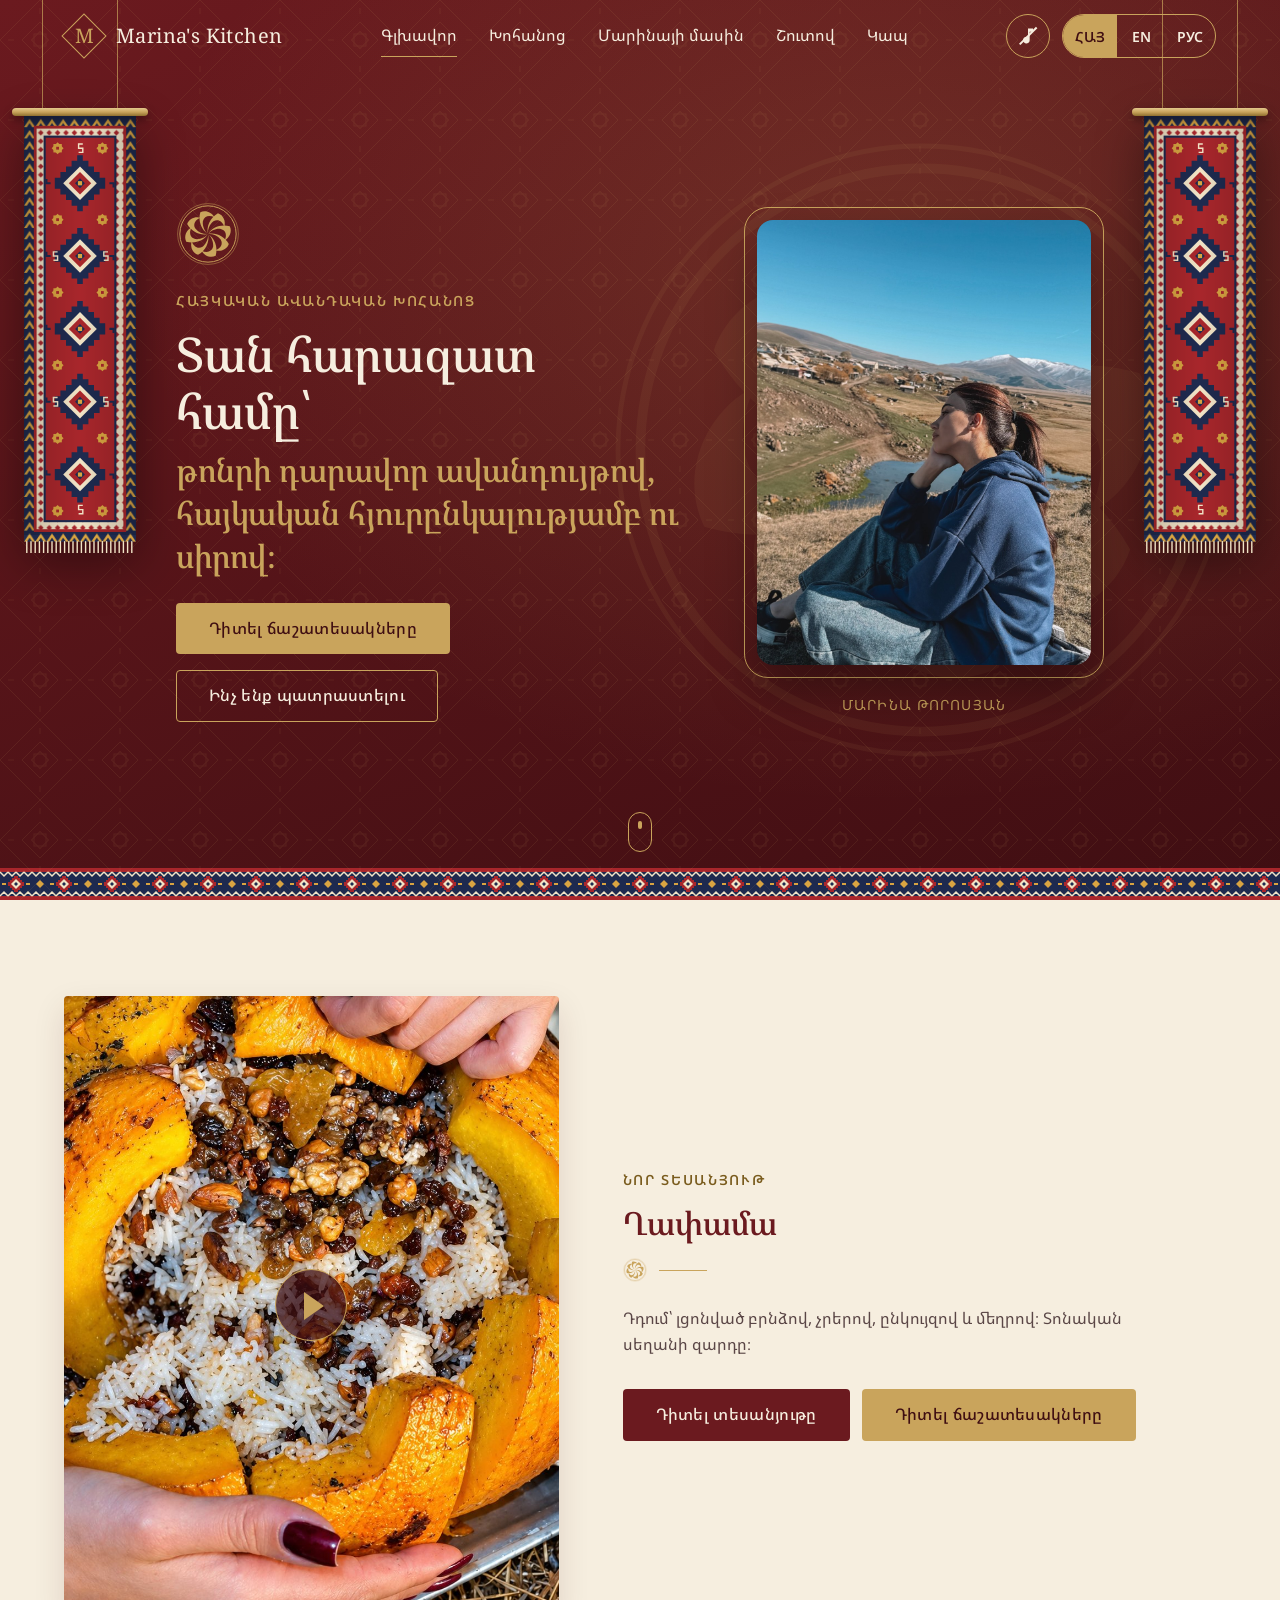
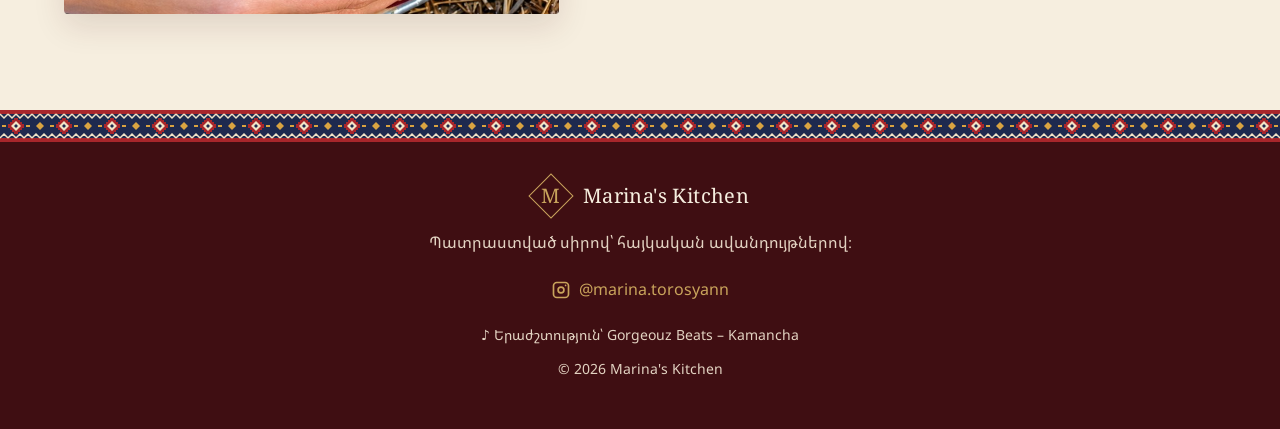
<file: index.html>
<!DOCTYPE html>
<html lang="hy">
<head>
  <meta charset="UTF-8">
  <meta name="viewport" content="width=device-width, initial-scale=1">
  <title>Marina's Kitchen — Հայկական ավանդական խոհանոց</title>
  <meta name="description" content="Մարինայի ավանդական հայկական ուտեստները՝ թոնրի կրակի վրա, Շիրակի բնության գրկում։ Տեսանյութեր և բաղադրատոմսեր։">
  <link rel="canonical" href="https://marinaskitchen.am/">
  <meta property="og:type" content="website">
  <meta property="og:site_name" content="Marina's Kitchen">
  <meta property="og:title" content="Marina's Kitchen — Հայկական ավանդական խոհանոց">
  <meta property="og:description" content="Մարինայի ավանդական հայկական ուտեստները՝ թոնրի կրակի վրա, Շիրակի բնության գրկում։ Տեսանյութեր և բաղադրատոմսեր։">
  <meta property="og:url" content="https://marinaskitchen.am/">
  <meta property="og:image" content="https://marinaskitchen.am/images/og-image.jpg">
  <meta property="og:image:width" content="1200">
  <meta property="og:image:height" content="630">
  <meta property="og:image:alt" content="Marina's Kitchen — Հայկական ավանդական խոհանոց">
  <meta property="og:locale" content="hy_AM">
  <meta name="twitter:card" content="summary_large_image">
  <link rel="icon" href="images/favicon.svg" type="image/svg+xml">
  <link rel="icon" href="images/favicon.png" type="image/png" sizes="48x48">
  <link rel="apple-touch-icon" href="images/apple-touch-icon.png">
  <link rel="preconnect" href="https://fonts.googleapis.com">
  <link rel="preconnect" href="https://fonts.gstatic.com" crossorigin>
  <link href="https://fonts.googleapis.com/css2?family=Noto+Sans+Armenian:wght@400;500;600&family=Noto+Serif+Armenian:wght@400;500;600&family=Noto+Sans:wght@400;500;600&family=Noto+Serif:wght@400;500;600&display=swap" rel="stylesheet">
  <link rel="stylesheet" href="styles.css?v=26">
</head>
<body data-page="home">

  <!-- Header -->
  <header class="header" id="header">
    <div class="container header__inner">
      <a href="index.html" class="logo" aria-label="Marina's Kitchen">
        <span class="logo__mark" aria-hidden="true">M</span>
        <span class="logo__text">Marina's Kitchen</span>
      </a>

      <nav class="nav" id="nav" aria-label="Main">
        <a href="index.html" class="nav__link" data-i18n="nav.home">Գլխավոր</a>
        <a href="cuisine.html" class="nav__link" data-i18n="nav.cuisine">Խոհանոց</a>
        <a href="about.html" class="nav__link" data-i18n="nav.about">Մարինայի մասին</a>
        <a href="upcoming.html" class="nav__link" data-i18n="nav.upcoming">Շուտով</a>
        <a href="contact.html" class="nav__link" data-i18n="nav.contact">Կապ</a>
      </nav>

      <div class="header__actions">
        <button class="music" id="musicBtn" type="button" aria-pressed="false" aria-label="Music">
          <svg class="music__icon" viewBox="0 0 24 24" aria-hidden="true"><path d="M12 3v10.55A4 4 0 1 0 14 17V7h4V3z"/></svg>
        </button>
        <div class="lang" role="group" aria-label="Language">
          <button class="lang__btn is-active" data-lang="hy" type="button">ՀԱՅ</button>
          <button class="lang__btn" data-lang="en" type="button">EN</button>
          <button class="lang__btn" data-lang="ru" type="button">РУС</button>
        </div>
        <button class="burger" id="burger" type="button" aria-label="Menu" aria-expanded="false" aria-controls="nav">
          <span></span><span></span><span></span>
        </button>
      </div>
    </div>
  </header>

  <main>
    <!-- Hero -->
    <section class="hero" id="home">
      <div class="hero__pattern" aria-hidden="true"></div>
      <div class="hanger hanger--left" aria-hidden="true"><div class="hanger__rug"></div></div>
      <div class="hanger hanger--right" aria-hidden="true"><div class="hanger__rug"></div></div>
      <div class="container hero__inner">
        <div class="hero__content">
          <div class="hero__emblem hero__anim" aria-hidden="true"></div>
          <p class="eyebrow eyebrow--light hero__anim" data-c="hero.eyebrow"></p>
          <h1 class="hero__title hero__anim">
            <span data-c="hero.title1"></span><br>
            <em data-c="hero.title2"></em>
          </h1>
          <div class="hero__buttons hero__anim">
            <a href="cuisine.html" class="btn btn--gold" data-c="hero.button1"></a>
            <a href="upcoming.html" class="btn btn--outline" data-c="hero.button2"></a>
          </div>
        </div>
        <figure class="hero__media">
          <div class="hero__frame">
            <img alt="" data-c-src="hero.photo" data-c-alt="hero.photoAlt">
          </div>
          <figcaption data-c="hero.caption"></figcaption>
        </figure>
      </div>
      <a href="cuisine.html" class="hero__scroll" aria-label="Scroll down"><span></span></a>
    </section>

    <!-- Latest video: Marina edits it in content/home.json (Pages CMS) -->
    <section class="section" id="latest">
      <div class="container latest">
        <a class="latest__media reveal" data-c-href="latest.link" target="_blank" rel="noopener" aria-label="Instagram">
          <img loading="lazy" alt="" data-c-src="latest.photo" data-c-alt="latest.photoAlt">
          <span class="latest__play" aria-hidden="true"></span>
        </a>
        <div class="latest__body reveal">
          <p class="eyebrow" data-c="latest.eyebrow"></p>
          <h2 class="section__title" data-c="latest.title"></h2>
          <div class="divider divider--left" aria-hidden="true"><span></span></div>
          <p class="section__lead" data-c="latest.text"></p>
          <div class="latest__buttons">
            <a class="btn btn--primary" data-c-href="latest.link" target="_blank" rel="noopener" data-c="latest.button"></a>
            <a class="btn btn--gold" href="cuisine.html" data-c="hero.button1"></a>
          </div>
        </div>
      </div>
    </section>
  </main>

  <footer class="footer">
    <div class="container footer__inner">
      <a href="index.html" class="logo logo--light">
        <span class="logo__mark" aria-hidden="true">M</span>
        <span class="logo__text">Marina's Kitchen</span>
      </a>
      <p class="footer__tagline" data-i18n="footer.tagline">Պատրաստված սիրով՝ հայկական ավանդույթներով։</p>
      <a class="footer__social" href="https://www.instagram.com/marina.torosyann/" target="_blank" rel="noopener"><svg viewBox="0 0 24 24" aria-hidden="true"><path d="M7 2h10a5 5 0 0 1 5 5v10a5 5 0 0 1-5 5H7a5 5 0 0 1-5-5V7a5 5 0 0 1 5-5zm0 2a3 3 0 0 0-3 3v10a3 3 0 0 0 3 3h10a3 3 0 0 0 3-3V7a3 3 0 0 0-3-3zm5 3.5a4.5 4.5 0 1 1 0 9 4.5 4.5 0 0 1 0-9zm0 2a2.5 2.5 0 1 0 0 5 2.5 2.5 0 0 0 0-5zM17.5 5.5a1 1 0 1 1 0 2 1 1 0 0 1 0-2z"/></svg><span>@marina.torosyann</span></a>
      <p class="footer__copy footer__music">♪ <span data-i18n="footer.music">Երաժշտություն՝</span> Gorgeouz Beats – Kamancha</p>
      <p class="footer__copy">© <span id="year"></span> Marina's Kitchen</p>
    </div>
  </footer>

  </div>

  <!-- Background music (from Marina's video), loops softly -->
  <audio id="bgMusic" src="audio/music.mp3" loop preload="auto"></audio>

  <script src="script.js?v=47"></script>
</body>
</html>
</file>
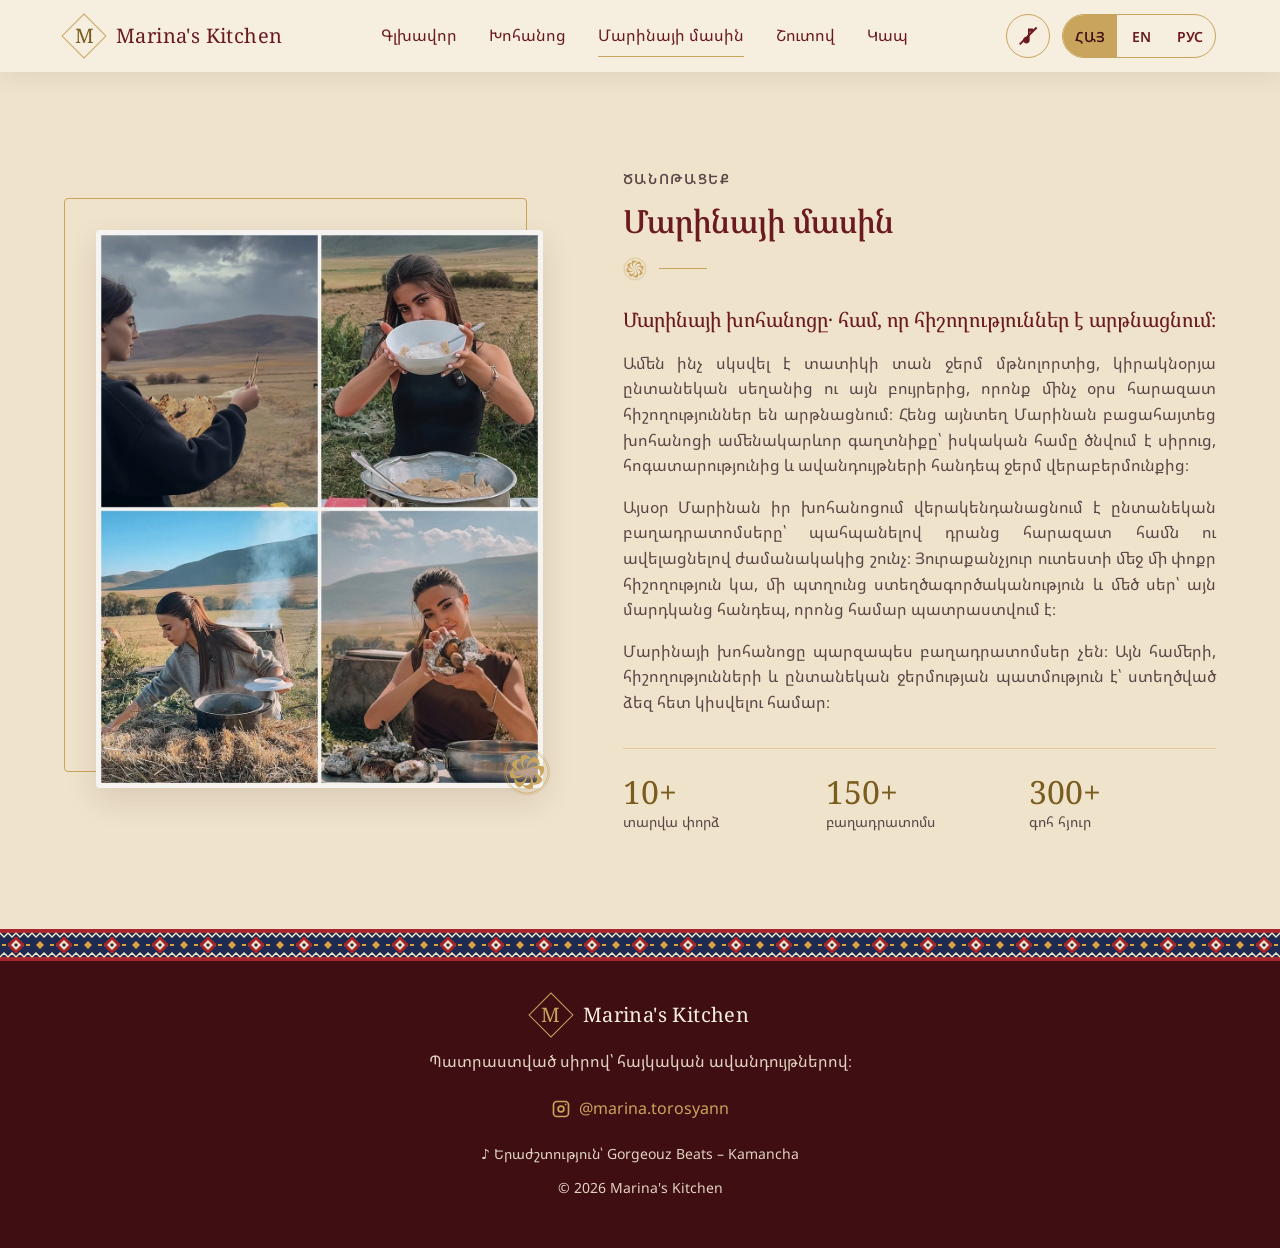
<file: about.html>
<!DOCTYPE html>
<html lang="hy">
<head>
  <meta charset="UTF-8">
  <meta name="viewport" content="width=device-width, initial-scale=1">
  <title>Մարինայի մասին — Marina's Kitchen</title>
  <meta name="description" content="Մարինայի ավանդական հայկական ուտեստները՝ թոնրի կրակի վրա, Շիրակի բնության գրկում։ Տեսանյութեր և բաղադրատոմսեր։">
  <link rel="canonical" href="https://marinaskitchen.am/about.html">
  <meta property="og:type" content="website">
  <meta property="og:site_name" content="Marina's Kitchen">
  <meta property="og:title" content="Մարինայի մասին — Marina's Kitchen">
  <meta property="og:description" content="Մարինայի ավանդական հայկական ուտեստները՝ թոնրի կրակի վրա, Շիրակի բնության գրկում։ Տեսանյութեր և բաղադրատոմսեր։">
  <meta property="og:url" content="https://marinaskitchen.am/about.html">
  <meta property="og:image" content="https://marinaskitchen.am/images/og-image.jpg">
  <meta property="og:image:width" content="1200">
  <meta property="og:image:height" content="630">
  <meta property="og:image:alt" content="Marina's Kitchen — Հայկական ավանդական խոհանոց">
  <meta property="og:locale" content="hy_AM">
  <meta name="twitter:card" content="summary_large_image">
  <link rel="icon" href="images/favicon.svg" type="image/svg+xml">
  <link rel="icon" href="images/favicon.png" type="image/png" sizes="48x48">
  <link rel="apple-touch-icon" href="images/apple-touch-icon.png">
  <link rel="preconnect" href="https://fonts.googleapis.com">
  <link rel="preconnect" href="https://fonts.gstatic.com" crossorigin>
  <link href="https://fonts.googleapis.com/css2?family=Noto+Sans+Armenian:wght@400;500;600&family=Noto+Serif+Armenian:wght@400;500;600&family=Noto+Sans:wght@400;500;600&family=Noto+Serif:wght@400;500;600&display=swap" rel="stylesheet">
  <link rel="stylesheet" href="styles.css?v=26">
</head>
<body data-page="about" class="page-inner">

  <!-- Header -->
  <header class="header" id="header">
    <div class="container header__inner">
      <a href="index.html" class="logo" aria-label="Marina's Kitchen">
        <span class="logo__mark" aria-hidden="true">M</span>
        <span class="logo__text">Marina's Kitchen</span>
      </a>

      <nav class="nav" id="nav" aria-label="Main">
        <a href="index.html" class="nav__link" data-i18n="nav.home">Գլխավոր</a>
        <a href="cuisine.html" class="nav__link" data-i18n="nav.cuisine">Խոհանոց</a>
        <a href="about.html" class="nav__link" data-i18n="nav.about">Մարինայի մասին</a>
        <a href="upcoming.html" class="nav__link" data-i18n="nav.upcoming">Շուտով</a>
        <a href="contact.html" class="nav__link" data-i18n="nav.contact">Կապ</a>
      </nav>

      <div class="header__actions">
        <button class="music" id="musicBtn" type="button" aria-pressed="false" aria-label="Music">
          <svg class="music__icon" viewBox="0 0 24 24" aria-hidden="true"><path d="M12 3v10.55A4 4 0 1 0 14 17V7h4V3z"/></svg>
        </button>
        <div class="lang" role="group" aria-label="Language">
          <button class="lang__btn is-active" data-lang="hy" type="button">ՀԱՅ</button>
          <button class="lang__btn" data-lang="en" type="button">EN</button>
          <button class="lang__btn" data-lang="ru" type="button">РУС</button>
        </div>
        <button class="burger" id="burger" type="button" aria-label="Menu" aria-expanded="false" aria-controls="nav">
          <span></span><span></span><span></span>
        </button>
      </div>
    </div>
  </header>

  <main>
    <!-- About -->
    <section class="section section--cream" id="about">
      <div class="container about">
        <div class="about__media reveal">
          <div class="about__frame">
            <img class="about__img" alt="" data-c-src="photo" data-c-alt="photoAlt">
          </div>
        </div>
        <div class="about__content reveal">
          <p class="eyebrow" data-c="eyebrow"></p>
          <h2 class="section__title" data-c="title"></h2>
          <div class="divider divider--left" aria-hidden="true"><span></span></div>
          <p class="about__lead" data-c="lead"></p>
          <!-- Paragraphs and numbers are built from content/about.json -->
          <div id="aboutText"></div>
          <ul class="stats" id="stats"></ul>
        </div>
      </div>
    </section>
  </main>

  <footer class="footer">
    <div class="container footer__inner">
      <a href="index.html" class="logo logo--light">
        <span class="logo__mark" aria-hidden="true">M</span>
        <span class="logo__text">Marina's Kitchen</span>
      </a>
      <p class="footer__tagline" data-i18n="footer.tagline">Պատրաստված սիրով՝ հայկական ավանդույթներով։</p>
      <a class="footer__social" href="https://www.instagram.com/marina.torosyann/" target="_blank" rel="noopener"><svg viewBox="0 0 24 24" aria-hidden="true"><path d="M7 2h10a5 5 0 0 1 5 5v10a5 5 0 0 1-5 5H7a5 5 0 0 1-5-5V7a5 5 0 0 1 5-5zm0 2a3 3 0 0 0-3 3v10a3 3 0 0 0 3 3h10a3 3 0 0 0 3-3V7a3 3 0 0 0-3-3zm5 3.5a4.5 4.5 0 1 1 0 9 4.5 4.5 0 0 1 0-9zm0 2a2.5 2.5 0 1 0 0 5 2.5 2.5 0 0 0 0-5zM17.5 5.5a1 1 0 1 1 0 2 1 1 0 0 1 0-2z"/></svg><span>@marina.torosyann</span></a>
      <p class="footer__copy footer__music">♪ <span data-i18n="footer.music">Երաժշտություն՝</span> Gorgeouz Beats – Kamancha</p>
      <p class="footer__copy">© <span id="year"></span> Marina's Kitchen</p>
    </div>
  </footer>

  </div>

  <!-- Background music (from Marina's video), loops softly -->
  <audio id="bgMusic" src="audio/music.mp3" loop preload="auto"></audio>

  <script src="script.js?v=47"></script>
</body>
</html>
</file>
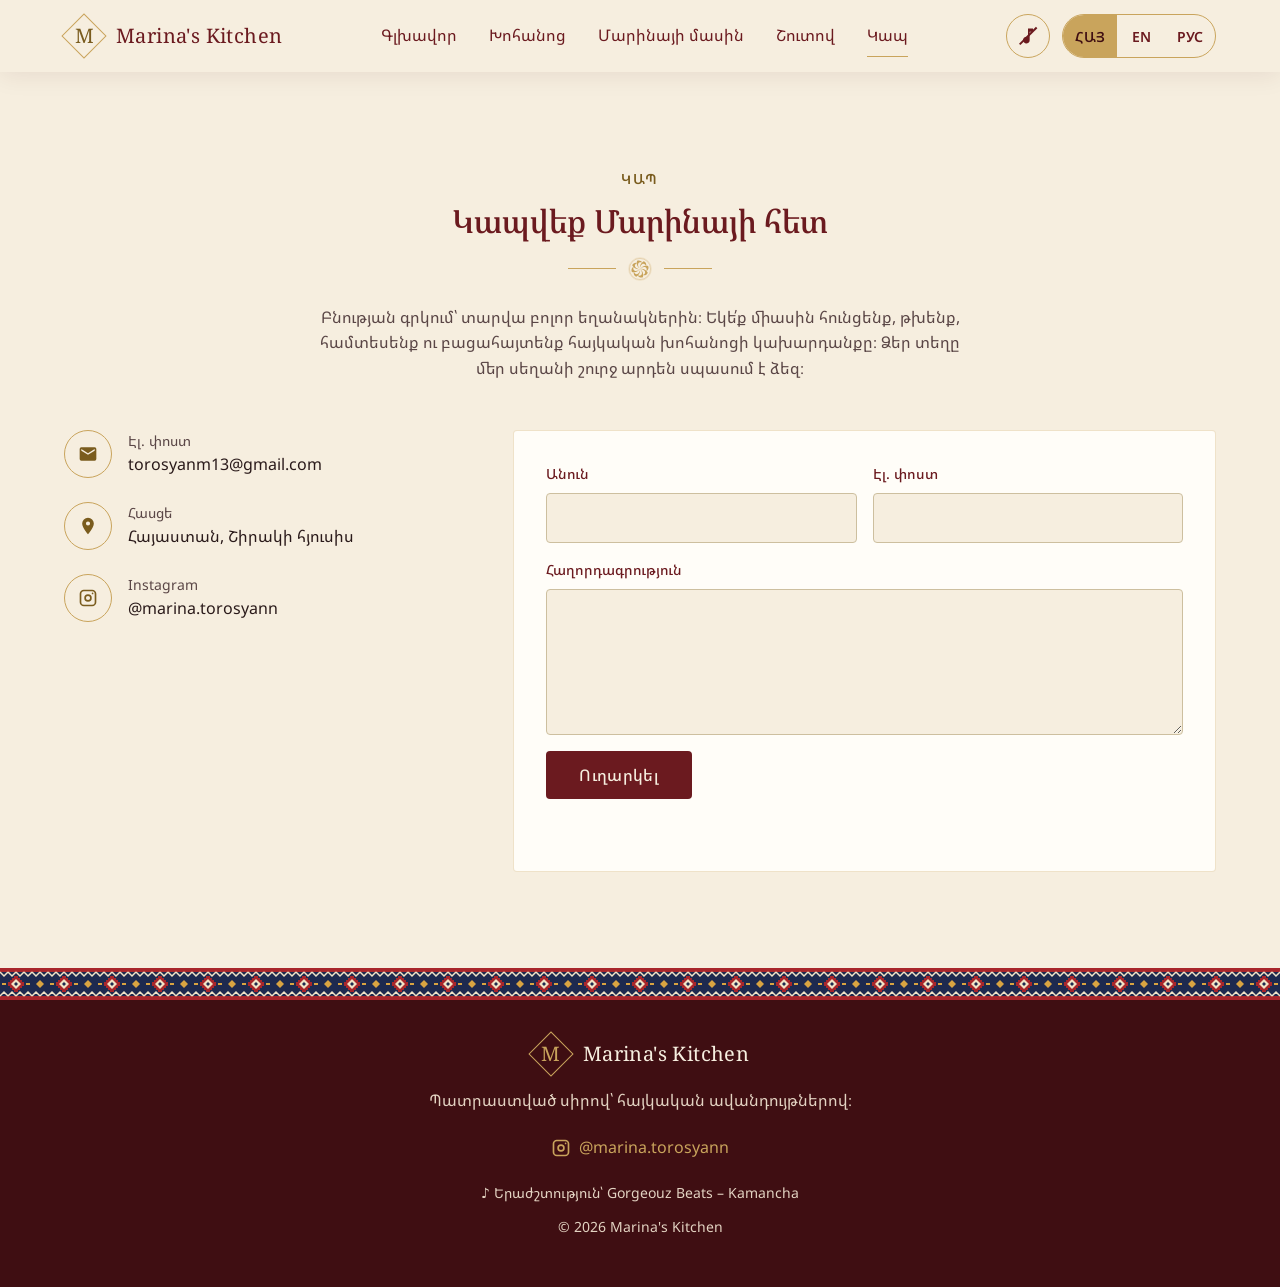
<file: contact.html>
<!DOCTYPE html>
<html lang="hy">
<head>
  <meta charset="UTF-8">
  <meta name="viewport" content="width=device-width, initial-scale=1">
  <title>Կապ — Marina's Kitchen</title>
  <meta name="description" content="Մարինայի ավանդական հայկական ուտեստները՝ թոնրի կրակի վրա, Շիրակի բնության գրկում։ Տեսանյութեր և բաղադրատոմսեր։">
  <link rel="canonical" href="https://marinaskitchen.am/contact.html">
  <meta property="og:type" content="website">
  <meta property="og:site_name" content="Marina's Kitchen">
  <meta property="og:title" content="Կապ — Marina's Kitchen">
  <meta property="og:description" content="Մարինայի ավանդական հայկական ուտեստները՝ թոնրի կրակի վրա, Շիրակի բնության գրկում։ Տեսանյութեր և բաղադրատոմսեր։">
  <meta property="og:url" content="https://marinaskitchen.am/contact.html">
  <meta property="og:image" content="https://marinaskitchen.am/images/og-image.jpg">
  <meta property="og:image:width" content="1200">
  <meta property="og:image:height" content="630">
  <meta property="og:image:alt" content="Marina's Kitchen — Հայկական ավանդական խոհանոց">
  <meta property="og:locale" content="hy_AM">
  <meta name="twitter:card" content="summary_large_image">
  <link rel="icon" href="images/favicon.svg" type="image/svg+xml">
  <link rel="icon" href="images/favicon.png" type="image/png" sizes="48x48">
  <link rel="apple-touch-icon" href="images/apple-touch-icon.png">
  <link rel="preconnect" href="https://fonts.googleapis.com">
  <link rel="preconnect" href="https://fonts.gstatic.com" crossorigin>
  <link href="https://fonts.googleapis.com/css2?family=Noto+Sans+Armenian:wght@400;500;600&family=Noto+Serif+Armenian:wght@400;500;600&family=Noto+Sans:wght@400;500;600&family=Noto+Serif:wght@400;500;600&display=swap" rel="stylesheet">
  <link rel="stylesheet" href="styles.css?v=26">
</head>
<body data-page="contact" class="page-inner">

  <!-- Header -->
  <header class="header" id="header">
    <div class="container header__inner">
      <a href="index.html" class="logo" aria-label="Marina's Kitchen">
        <span class="logo__mark" aria-hidden="true">M</span>
        <span class="logo__text">Marina's Kitchen</span>
      </a>

      <nav class="nav" id="nav" aria-label="Main">
        <a href="index.html" class="nav__link" data-i18n="nav.home">Գլխավոր</a>
        <a href="cuisine.html" class="nav__link" data-i18n="nav.cuisine">Խոհանոց</a>
        <a href="about.html" class="nav__link" data-i18n="nav.about">Մարինայի մասին</a>
        <a href="upcoming.html" class="nav__link" data-i18n="nav.upcoming">Շուտով</a>
        <a href="contact.html" class="nav__link" data-i18n="nav.contact">Կապ</a>
      </nav>

      <div class="header__actions">
        <button class="music" id="musicBtn" type="button" aria-pressed="false" aria-label="Music">
          <svg class="music__icon" viewBox="0 0 24 24" aria-hidden="true"><path d="M12 3v10.55A4 4 0 1 0 14 17V7h4V3z"/></svg>
        </button>
        <div class="lang" role="group" aria-label="Language">
          <button class="lang__btn is-active" data-lang="hy" type="button">ՀԱՅ</button>
          <button class="lang__btn" data-lang="en" type="button">EN</button>
          <button class="lang__btn" data-lang="ru" type="button">РУС</button>
        </div>
        <button class="burger" id="burger" type="button" aria-label="Menu" aria-expanded="false" aria-controls="nav">
          <span></span><span></span><span></span>
        </button>
      </div>
    </div>
  </header>

  <main>
    <!-- Contact -->
    <section class="section" id="contact">
      <div class="container">
        <div class="section__head reveal">
          <p class="eyebrow" data-c="eyebrow"></p>
          <h2 class="section__title" data-c="title"></h2>
          <div class="divider" aria-hidden="true"><span></span></div>
          <p class="section__lead" data-c="lead"></p>
        </div>

        <div class="contact">
          <ul class="contact__info reveal">
            <li class="contact__item">
              <span class="contact__icon" aria-hidden="true">
                <svg viewBox="0 0 24 24"><path d="M20 4H4a2 2 0 0 0-2 2v12a2 2 0 0 0 2 2h16a2 2 0 0 0 2-2V6a2 2 0 0 0-2-2zm0 4-8 5-8-5V6l8 5 8-5z"/></svg>
              </span>
              <span>
                <span class="contact__label" data-i18n="contact.email">Էլ. փոստ</span>
                <a href="mailto:torosyanm13@gmail.com">torosyanm13@gmail.com</a>
              </span>
            </li>
            <li class="contact__item">
              <span class="contact__icon" aria-hidden="true">
                <svg viewBox="0 0 24 24"><path d="M12 2a7 7 0 0 0-7 7c0 5.25 7 13 7 13s7-7.75 7-13a7 7 0 0 0-7-7zm0 9.5A2.5 2.5 0 1 1 12 6.5a2.5 2.5 0 0 1 0 5z"/></svg>
              </span>
              <span>
                <span class="contact__label" data-i18n="contact.address">Հասցե</span>
                <span data-c="address"></span>
              </span>
            </li>
            <li class="contact__item">
              <span class="contact__icon" aria-hidden="true">
                <svg viewBox="0 0 24 24"><path d="M7 2h10a5 5 0 0 1 5 5v10a5 5 0 0 1-5 5H7a5 5 0 0 1-5-5V7a5 5 0 0 1 5-5zm0 2a3 3 0 0 0-3 3v10a3 3 0 0 0 3 3h10a3 3 0 0 0 3-3V7a3 3 0 0 0-3-3zm5 3.5a4.5 4.5 0 1 1 0 9 4.5 4.5 0 0 1 0-9zm0 2a2.5 2.5 0 1 0 0 5 2.5 2.5 0 0 0 0-5zM17.5 5.5a1 1 0 1 1 0 2 1 1 0 0 1 0-2z"/></svg>
              </span>
              <span>
                <span class="contact__label">Instagram</span>
                <a href="https://www.instagram.com/marina.torosyann/" target="_blank" rel="noopener">@marina.torosyann</a>
              </span>
            </li>
          </ul>

          <form class="form reveal" id="contactForm" novalidate>
            <!-- Spam trap: hidden from people, bots fill it in -->
            <input type="text" name="_honey" class="form__honey" tabindex="-1" autocomplete="off" aria-hidden="true">
            <div class="form__row">
              <label class="form__field">
                <span data-i18n="form.name">Անուն</span>
                <input type="text" name="name" required autocomplete="name">
              </label>
              <label class="form__field">
                <span data-i18n="form.email">Էլ. փոստ</span>
                <input type="email" name="email" required autocomplete="email">
              </label>
            </div>
            <label class="form__field">
              <span data-i18n="form.message">Հաղորդագրություն</span>
              <textarea name="message" rows="5" required></textarea>
            </label>
            <button type="submit" class="btn btn--primary" data-i18n="form.send">Ուղարկել</button>
            <p class="form__status" id="formStatus" role="status" aria-live="polite"></p>
          </form>
        </div>
      </div>
    </section>
  </main>

  <footer class="footer">
    <div class="container footer__inner">
      <a href="index.html" class="logo logo--light">
        <span class="logo__mark" aria-hidden="true">M</span>
        <span class="logo__text">Marina's Kitchen</span>
      </a>
      <p class="footer__tagline" data-i18n="footer.tagline">Պատրաստված սիրով՝ հայկական ավանդույթներով։</p>
      <a class="footer__social" href="https://www.instagram.com/marina.torosyann/" target="_blank" rel="noopener"><svg viewBox="0 0 24 24" aria-hidden="true"><path d="M7 2h10a5 5 0 0 1 5 5v10a5 5 0 0 1-5 5H7a5 5 0 0 1-5-5V7a5 5 0 0 1 5-5zm0 2a3 3 0 0 0-3 3v10a3 3 0 0 0 3 3h10a3 3 0 0 0 3-3V7a3 3 0 0 0-3-3zm5 3.5a4.5 4.5 0 1 1 0 9 4.5 4.5 0 0 1 0-9zm0 2a2.5 2.5 0 1 0 0 5 2.5 2.5 0 0 0 0-5zM17.5 5.5a1 1 0 1 1 0 2 1 1 0 0 1 0-2z"/></svg><span>@marina.torosyann</span></a>
      <p class="footer__copy footer__music">♪ <span data-i18n="footer.music">Երաժշտություն՝</span> Gorgeouz Beats – Kamancha</p>
      <p class="footer__copy">© <span id="year"></span> Marina's Kitchen</p>
    </div>
  </footer>

  </div>

  <!-- Background music (from Marina's video), loops softly -->
  <audio id="bgMusic" src="audio/music.mp3" loop preload="auto"></audio>

  <script src="script.js?v=47"></script>
</body>
</html>
</file>
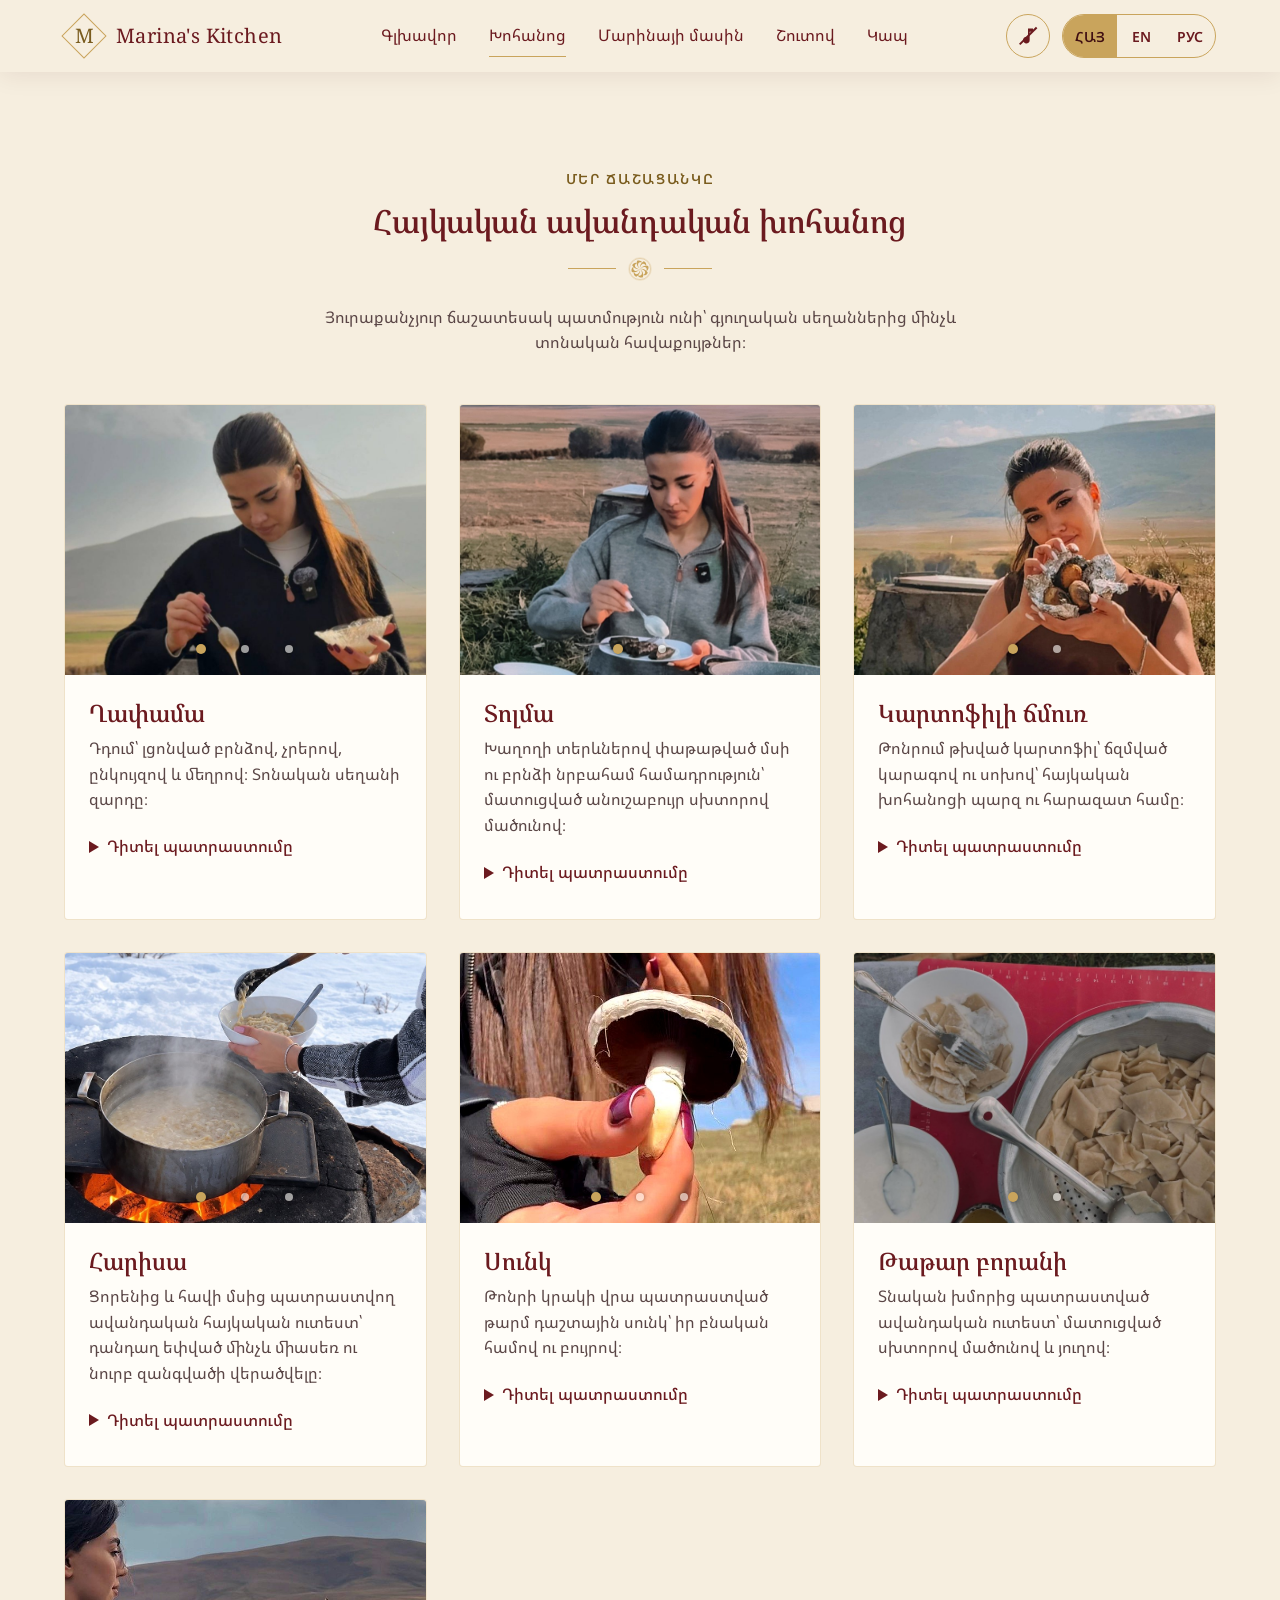
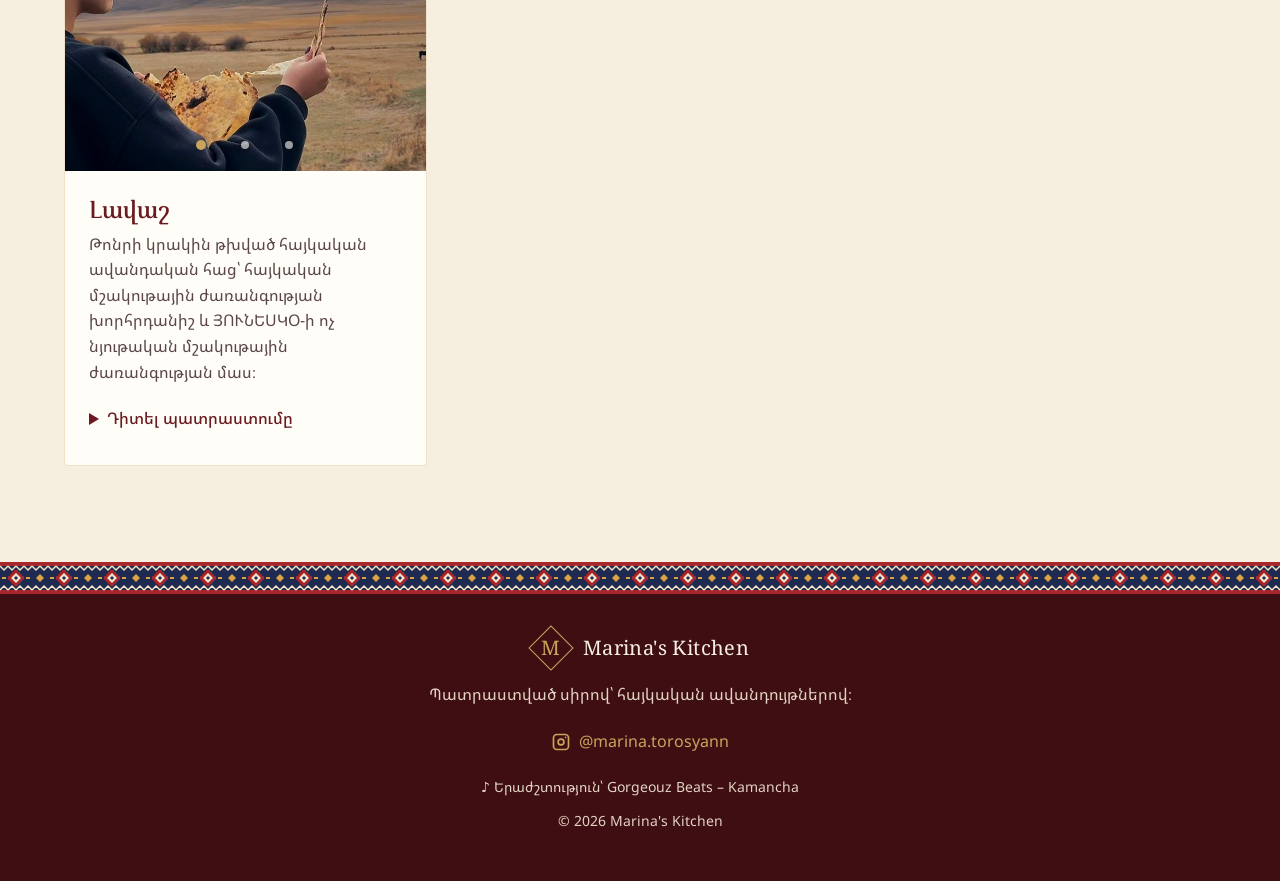
<file: cuisine.html>
<!DOCTYPE html>
<html lang="hy">
<head>
  <meta charset="UTF-8">
  <meta name="viewport" content="width=device-width, initial-scale=1">
  <title>Խոհանոց — Marina's Kitchen</title>
  <meta name="description" content="Մարինայի ավանդական հայկական ուտեստները՝ թոնրի կրակի վրա, Շիրակի բնության գրկում։ Տեսանյութեր և բաղադրատոմսեր։">
  <link rel="canonical" href="https://marinaskitchen.am/cuisine.html">
  <meta property="og:type" content="website">
  <meta property="og:site_name" content="Marina's Kitchen">
  <meta property="og:title" content="Խոհանոց — Marina's Kitchen">
  <meta property="og:description" content="Մարինայի ավանդական հայկական ուտեստները՝ թոնրի կրակի վրա, Շիրակի բնության գրկում։ Տեսանյութեր և բաղադրատոմսեր։">
  <meta property="og:url" content="https://marinaskitchen.am/cuisine.html">
  <meta property="og:image" content="https://marinaskitchen.am/images/og-image.jpg">
  <meta property="og:image:width" content="1200">
  <meta property="og:image:height" content="630">
  <meta property="og:image:alt" content="Marina's Kitchen — Հայկական ավանդական խոհանոց">
  <meta property="og:locale" content="hy_AM">
  <meta name="twitter:card" content="summary_large_image">
  <link rel="icon" href="images/favicon.svg" type="image/svg+xml">
  <link rel="icon" href="images/favicon.png" type="image/png" sizes="48x48">
  <link rel="apple-touch-icon" href="images/apple-touch-icon.png">
  <link rel="preconnect" href="https://fonts.googleapis.com">
  <link rel="preconnect" href="https://fonts.gstatic.com" crossorigin>
  <link href="https://fonts.googleapis.com/css2?family=Noto+Sans+Armenian:wght@400;500;600&family=Noto+Serif+Armenian:wght@400;500;600&family=Noto+Sans:wght@400;500;600&family=Noto+Serif:wght@400;500;600&display=swap" rel="stylesheet">
  <link rel="stylesheet" href="styles.css?v=26">
</head>
<body data-page="cuisine" class="page-inner">

  <!-- Header -->
  <header class="header" id="header">
    <div class="container header__inner">
      <a href="index.html" class="logo" aria-label="Marina's Kitchen">
        <span class="logo__mark" aria-hidden="true">M</span>
        <span class="logo__text">Marina's Kitchen</span>
      </a>

      <nav class="nav" id="nav" aria-label="Main">
        <a href="index.html" class="nav__link" data-i18n="nav.home">Գլխավոր</a>
        <a href="cuisine.html" class="nav__link" data-i18n="nav.cuisine">Խոհանոց</a>
        <a href="about.html" class="nav__link" data-i18n="nav.about">Մարինայի մասին</a>
        <a href="upcoming.html" class="nav__link" data-i18n="nav.upcoming">Շուտով</a>
        <a href="contact.html" class="nav__link" data-i18n="nav.contact">Կապ</a>
      </nav>

      <div class="header__actions">
        <button class="music" id="musicBtn" type="button" aria-pressed="false" aria-label="Music">
          <svg class="music__icon" viewBox="0 0 24 24" aria-hidden="true"><path d="M12 3v10.55A4 4 0 1 0 14 17V7h4V3z"/></svg>
        </button>
        <div class="lang" role="group" aria-label="Language">
          <button class="lang__btn is-active" data-lang="hy" type="button">ՀԱՅ</button>
          <button class="lang__btn" data-lang="en" type="button">EN</button>
          <button class="lang__btn" data-lang="ru" type="button">РУС</button>
        </div>
        <button class="burger" id="burger" type="button" aria-label="Menu" aria-expanded="false" aria-controls="nav">
          <span></span><span></span><span></span>
        </button>
      </div>
    </div>
  </header>

  <main>
    <!-- Cuisine -->
    <section class="section" id="cuisine">
      <div class="container">
        <div class="section__head reveal">
          <p class="eyebrow" data-c="eyebrow"></p>
          <h2 class="section__title" data-c="title"></h2>
          <div class="divider" aria-hidden="true"><span></span></div>
          <p class="section__lead" data-c="lead"></p>
        </div>

        <!-- Dishes are built from content/cuisine.json -->
        <div class="dishes" id="dishes"></div>
      </div>
    </section>
  </main>

  <footer class="footer">
    <div class="container footer__inner">
      <a href="index.html" class="logo logo--light">
        <span class="logo__mark" aria-hidden="true">M</span>
        <span class="logo__text">Marina's Kitchen</span>
      </a>
      <p class="footer__tagline" data-i18n="footer.tagline">Պատրաստված սիրով՝ հայկական ավանդույթներով։</p>
      <a class="footer__social" href="https://www.instagram.com/marina.torosyann/" target="_blank" rel="noopener"><svg viewBox="0 0 24 24" aria-hidden="true"><path d="M7 2h10a5 5 0 0 1 5 5v10a5 5 0 0 1-5 5H7a5 5 0 0 1-5-5V7a5 5 0 0 1 5-5zm0 2a3 3 0 0 0-3 3v10a3 3 0 0 0 3 3h10a3 3 0 0 0 3-3V7a3 3 0 0 0-3-3zm5 3.5a4.5 4.5 0 1 1 0 9 4.5 4.5 0 0 1 0-9zm0 2a2.5 2.5 0 1 0 0 5 2.5 2.5 0 0 0 0-5zM17.5 5.5a1 1 0 1 1 0 2 1 1 0 0 1 0-2z"/></svg><span>@marina.torosyann</span></a>
      <p class="footer__copy footer__music">♪ <span data-i18n="footer.music">Երաժշտություն՝</span> Gorgeouz Beats – Kamancha</p>
      <p class="footer__copy">© <span id="year"></span> Marina's Kitchen</p>
    </div>
  </footer>

  </div>

  <!-- Background music (from Marina's video), loops softly -->
  <audio id="bgMusic" src="audio/music.mp3" loop preload="auto"></audio>

  <script src="script.js?v=47"></script>
</body>
</html>
</file>
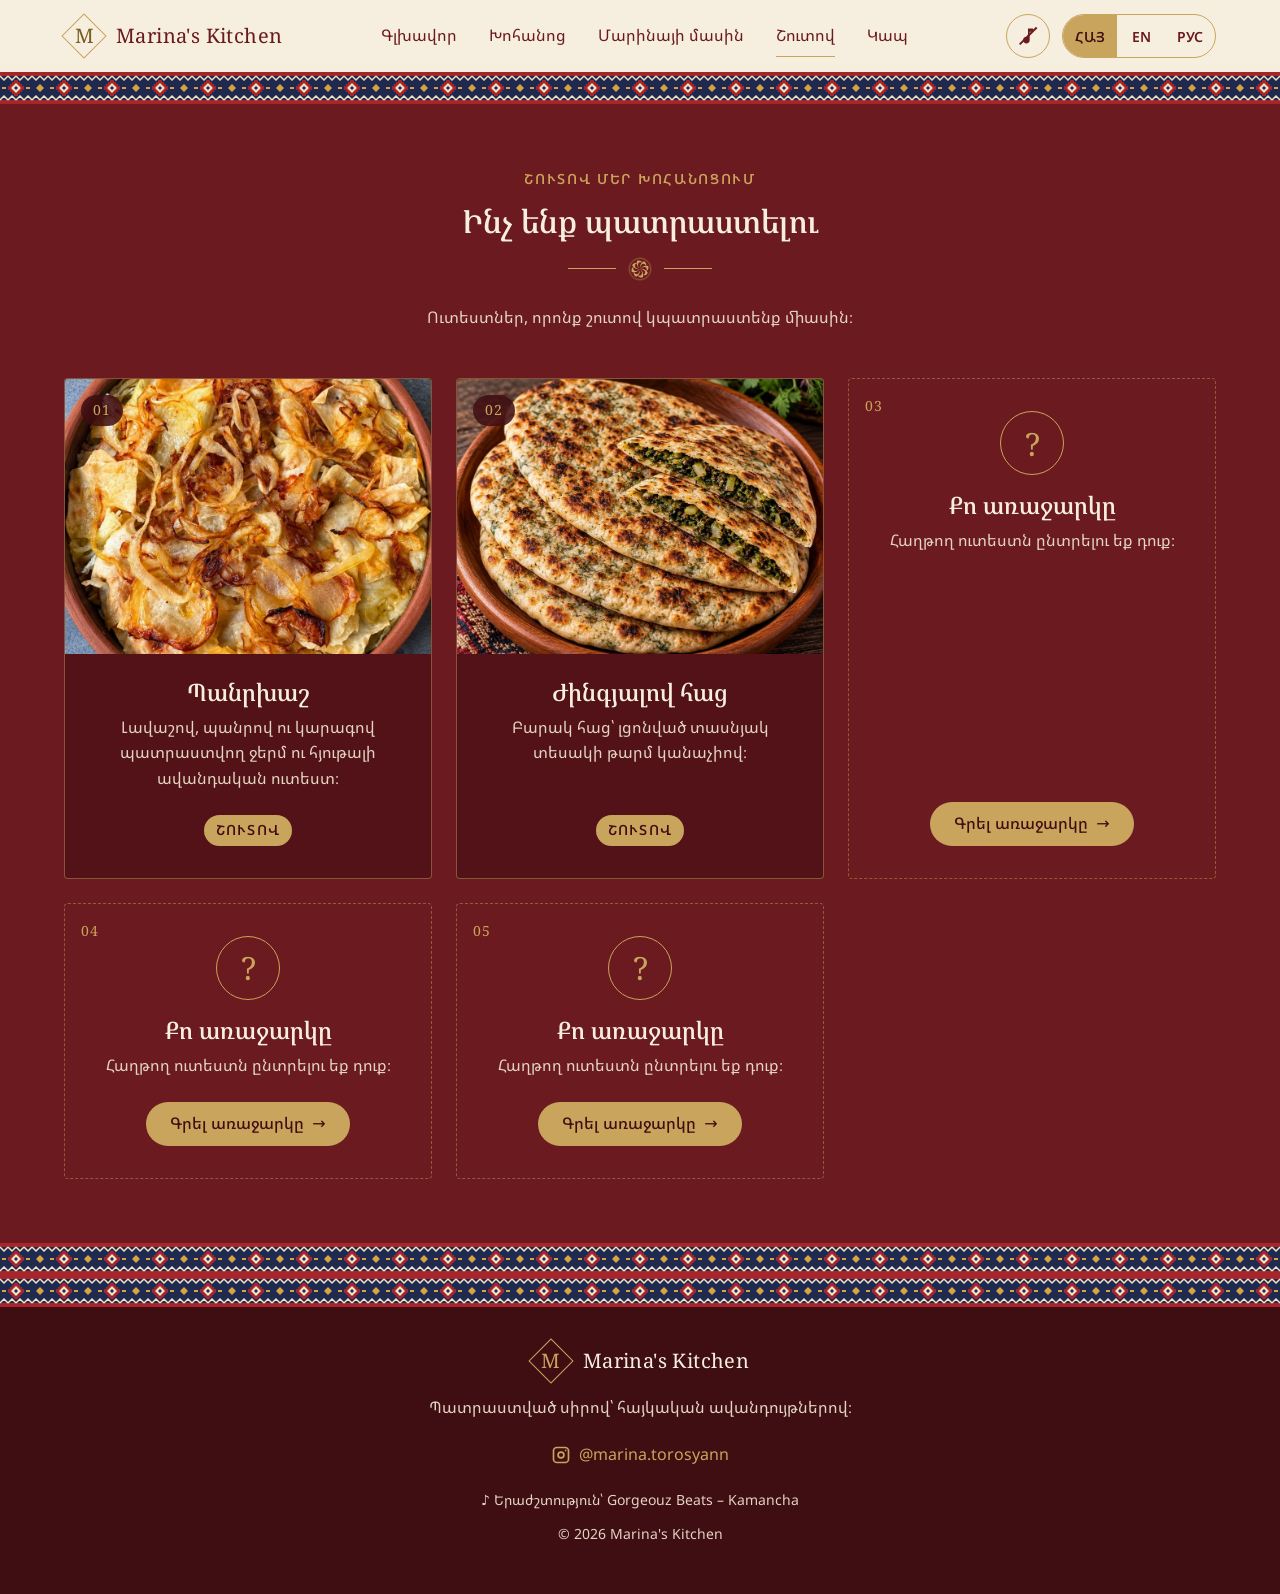
<file: upcoming.html>
<!DOCTYPE html>
<html lang="hy">
<head>
  <meta charset="UTF-8">
  <meta name="viewport" content="width=device-width, initial-scale=1">
  <title>Շուտով — Marina's Kitchen</title>
  <meta name="description" content="Մարինայի ավանդական հայկական ուտեստները՝ թոնրի կրակի վրա, Շիրակի բնության գրկում։ Տեսանյութեր և բաղադրատոմսեր։">
  <link rel="canonical" href="https://marinaskitchen.am/upcoming.html">
  <meta property="og:type" content="website">
  <meta property="og:site_name" content="Marina's Kitchen">
  <meta property="og:title" content="Շուտով — Marina's Kitchen">
  <meta property="og:description" content="Մարինայի ավանդական հայկական ուտեստները՝ թոնրի կրակի վրա, Շիրակի բնության գրկում։ Տեսանյութեր և բաղադրատոմսեր։">
  <meta property="og:url" content="https://marinaskitchen.am/upcoming.html">
  <meta property="og:image" content="https://marinaskitchen.am/images/og-image.jpg">
  <meta property="og:image:width" content="1200">
  <meta property="og:image:height" content="630">
  <meta property="og:image:alt" content="Marina's Kitchen — Հայկական ավանդական խոհանոց">
  <meta property="og:locale" content="hy_AM">
  <meta name="twitter:card" content="summary_large_image">
  <link rel="icon" href="images/favicon.svg" type="image/svg+xml">
  <link rel="icon" href="images/favicon.png" type="image/png" sizes="48x48">
  <link rel="apple-touch-icon" href="images/apple-touch-icon.png">
  <link rel="preconnect" href="https://fonts.googleapis.com">
  <link rel="preconnect" href="https://fonts.gstatic.com" crossorigin>
  <link href="https://fonts.googleapis.com/css2?family=Noto+Sans+Armenian:wght@400;500;600&family=Noto+Serif+Armenian:wght@400;500;600&family=Noto+Sans:wght@400;500;600&family=Noto+Serif:wght@400;500;600&display=swap" rel="stylesheet">
  <link rel="stylesheet" href="styles.css?v=26">
</head>
<body data-page="upcoming" class="page-inner">

  <!-- Header -->
  <header class="header" id="header">
    <div class="container header__inner">
      <a href="index.html" class="logo" aria-label="Marina's Kitchen">
        <span class="logo__mark" aria-hidden="true">M</span>
        <span class="logo__text">Marina's Kitchen</span>
      </a>

      <nav class="nav" id="nav" aria-label="Main">
        <a href="index.html" class="nav__link" data-i18n="nav.home">Գլխավոր</a>
        <a href="cuisine.html" class="nav__link" data-i18n="nav.cuisine">Խոհանոց</a>
        <a href="about.html" class="nav__link" data-i18n="nav.about">Մարինայի մասին</a>
        <a href="upcoming.html" class="nav__link" data-i18n="nav.upcoming">Շուտով</a>
        <a href="contact.html" class="nav__link" data-i18n="nav.contact">Կապ</a>
      </nav>

      <div class="header__actions">
        <button class="music" id="musicBtn" type="button" aria-pressed="false" aria-label="Music">
          <svg class="music__icon" viewBox="0 0 24 24" aria-hidden="true"><path d="M12 3v10.55A4 4 0 1 0 14 17V7h4V3z"/></svg>
        </button>
        <div class="lang" role="group" aria-label="Language">
          <button class="lang__btn is-active" data-lang="hy" type="button">ՀԱՅ</button>
          <button class="lang__btn" data-lang="en" type="button">EN</button>
          <button class="lang__btn" data-lang="ru" type="button">РУС</button>
        </div>
        <button class="burger" id="burger" type="button" aria-label="Menu" aria-expanded="false" aria-controls="nav">
          <span></span><span></span><span></span>
        </button>
      </div>
    </div>
  </header>

  <main>
    <!-- Coming soon: dishes Marina will cook next, then suggestion cards -->
    <section class="section section--dark" id="upcoming">
      <div class="container">
        <div class="section__head reveal">
          <p class="eyebrow eyebrow--light" data-c="eyebrow"></p>
          <h2 class="section__title section__title--light" data-c="title"></h2>
          <div class="divider" aria-hidden="true"><span></span></div>
          <p class="section__lead section__lead--light" data-c="lead"></p>
        </div>

        <!-- Cards are built from content/upcoming.json -->
        <div class="upcoming" id="upcomingCards"></div>
      </div>
    </section>
  </main>

  <footer class="footer">
    <div class="container footer__inner">
      <a href="index.html" class="logo logo--light">
        <span class="logo__mark" aria-hidden="true">M</span>
        <span class="logo__text">Marina's Kitchen</span>
      </a>
      <p class="footer__tagline" data-i18n="footer.tagline">Պատրաստված սիրով՝ հայկական ավանդույթներով։</p>
      <a class="footer__social" href="https://www.instagram.com/marina.torosyann/" target="_blank" rel="noopener"><svg viewBox="0 0 24 24" aria-hidden="true"><path d="M7 2h10a5 5 0 0 1 5 5v10a5 5 0 0 1-5 5H7a5 5 0 0 1-5-5V7a5 5 0 0 1 5-5zm0 2a3 3 0 0 0-3 3v10a3 3 0 0 0 3 3h10a3 3 0 0 0 3-3V7a3 3 0 0 0-3-3zm5 3.5a4.5 4.5 0 1 1 0 9 4.5 4.5 0 0 1 0-9zm0 2a2.5 2.5 0 1 0 0 5 2.5 2.5 0 0 0 0-5zM17.5 5.5a1 1 0 1 1 0 2 1 1 0 0 1 0-2z"/></svg><span>@marina.torosyann</span></a>
      <p class="footer__copy footer__music">♪ <span data-i18n="footer.music">Երաժշտություն՝</span> Gorgeouz Beats – Kamancha</p>
      <p class="footer__copy">© <span id="year"></span> Marina's Kitchen</p>
    </div>
  </footer>

  </div>

  <!-- Background music (from Marina's video), loops softly -->
  <audio id="bgMusic" src="audio/music.mp3" loop preload="auto"></audio>

  <script src="script.js?v=47"></script>
</body>
</html>
</file>
<file: styles.css>
/* ==========================================================
   Marina's Kitchen
   Palette: vordan red, parchment cream, ochre gold
   (colours of old Armenian manuscripts and carpets)
   Type scale: 14 / 16 / 20 / 24 / 32 / 48
   Spacing: 4px scale
   ========================================================== */

:root {
  --cream: #F6EEDF;
  --cream-2: #EFE3CC;
  --primary: #6B1A1F;      /* vordan karmir - cochineal red */
  --primary-dark: #3F0E12;
  --gold: #C9A45C;         /* decorative + text on red */
  --gold-text: #7A5C1E;    /* gold text on cream (AA contrast) */
  --ink: #2A1A1A;
  --muted: #5A4646;
  --light: #F6EEDF;
  --light-muted: #E3D3C2;

  --font-body: "Noto Sans Armenian", "Noto Sans", system-ui, -apple-system, "Segoe UI", sans-serif;
  --font-head: "Noto Serif Armenian", "Noto Serif", Georgia, "Times New Roman", serif;

  --radius: 4px;
  --ease: cubic-bezier(.22, .61, .36, 1);
  --shadow: 0 12px 32px rgba(63, 14, 18, .12);
  --header-h: 72px;

  --ornament: url("ornaments/pattern.svg");   /* carpet lattice */
  --star: url("ornaments/eternity.svg");      /* eternity sign */
  --carpet: url("ornaments/carpet-border.svg"); /* carpet border band */
}

*, *::before, *::after { box-sizing: border-box; }

html {
  scroll-behavior: smooth;
  scroll-padding-top: var(--header-h);
  -webkit-text-size-adjust: 100%;
}

body {
  margin: 0;
  font-family: var(--font-body);
  font-size: 16px;
  line-height: 1.6;
  color: var(--ink);
  background: var(--cream);
  overflow-x: hidden;
}


img, video { max-width: 100%; display: block; }

/* Inner pages (cuisine, about, coming soon) start below the fixed header */
.page-inner main { padding-top: var(--header-h); }

a { color: inherit; }

h1, h2, h3 {
  font-family: var(--font-head);
  font-weight: 500;
  line-height: 1.2;
  margin: 0;
}

p { margin: 0 0 16px; }

.container {
  width: 100%;
  max-width: 1200px;
  margin: 0 auto;
  padding: 0 24px;
}

/* ---------- Shared bits ---------- */

.eyebrow {
  font-size: 14px;
  font-weight: 600;
  letter-spacing: .12em;
  text-transform: uppercase;
  color: var(--gold-text);
  margin: 0 0 12px;
}
.eyebrow--light { color: var(--gold); }

.divider {
  display: flex;
  justify-content: center;
  align-items: center;
  gap: 12px;
  margin: 16px 0 24px;
}
.divider::before,
.divider::after {
  content: "";
  width: 48px;
  height: 1px;
  background: var(--gold);
}
.divider span {
  width: 24px;
  height: 24px;
  background: var(--star) center / contain no-repeat;
}
.divider--left { justify-content: flex-start; }
.divider--left::before { display: none; }

.btn {
  display: inline-flex;
  align-items: center;
  justify-content: center;
  min-height: 48px;
  padding: 12px 32px;
  font-family: var(--font-body);
  font-size: 16px;
  font-weight: 500;
  letter-spacing: .02em;
  text-decoration: none;
  border: 1px solid transparent;
  border-radius: var(--radius);
  cursor: pointer;
  transition: background-color .3s var(--ease), color .3s var(--ease),
              border-color .3s var(--ease), transform .3s var(--ease),
              box-shadow .3s var(--ease);
}
.btn:hover { transform: translateY(-2px); box-shadow: var(--shadow); }
.btn:active { transform: translateY(0); }

.btn--gold { background: var(--gold); color: var(--primary-dark); }
.btn--gold:hover { background: #D6B572; }

.btn--outline { border-color: var(--gold); color: var(--light); }
.btn--outline:hover { background: rgba(201, 164, 92, .16); }

.btn--primary { background: var(--primary); color: var(--light); }
.btn--primary:hover { background: var(--primary-dark); }

:focus-visible {
  outline: 2px solid var(--gold);
  outline-offset: 4px;
}

/* ---------- Header ---------- */

.header {
  position: fixed;
  inset: 0 0 auto 0;
  z-index: 50;
  height: var(--header-h);
  color: var(--light);
  transition: background-color .4s var(--ease), box-shadow .4s var(--ease), color .4s var(--ease);
}
.header.is-scrolled .logo__mark { color: var(--gold-text); }
.header.is-scrolled {
  background: rgba(246, 238, 223, .96);
  color: var(--primary);
  box-shadow: 0 4px 24px rgba(63, 14, 18, .08);
  -webkit-backdrop-filter: blur(8px);
  backdrop-filter: blur(8px);
}

.header__inner {
  height: 100%;
  display: flex;
  align-items: center;
  justify-content: space-between;
  gap: 24px;
}

.logo {
  display: inline-flex;
  align-items: center;
  gap: 12px;
  text-decoration: none;
  min-height: 44px;
}
.logo__mark {
  position: relative;
  display: grid;
  place-items: center;
  width: 40px;
  height: 40px;
  font-family: var(--font-head);
  font-size: 20px;
  color: var(--gold);
}
.logo__mark::before {
  content: "";
  position: absolute;
  inset: 4px;
  border: 1px solid var(--gold);
  transform: rotate(45deg);
}
.logo__text {
  font-family: var(--font-head);
  font-size: 20px;
  letter-spacing: .02em;
  white-space: nowrap;
}

.nav {
  display: flex;
  gap: 32px;
}
.nav__link {
  position: relative;
  font-size: 16px;
  text-decoration: none;
  padding: 12px 0;
}
.nav__link::after {
  content: "";
  position: absolute;
  left: 0;
  right: 0;
  bottom: 4px;
  height: 1px;
  background: var(--gold);
  transform: scaleX(0);
  transition: transform .35s var(--ease);
}
.nav__link:hover::after,
.nav__link.is-active::after { transform: scaleX(1); }

.header__actions {
  display: flex;
  align-items: center;
  gap: 12px;
}

/* Pill shape with fully rounded ends, matching the round music button */
.lang {
  display: flex;
  border: 1px solid var(--gold);
  border-radius: 999px;
  overflow: hidden;
}
.lang__btn {
  min-width: 48px;
  min-height: 42px; /* + 2px border = 44px, same as the music button */
  padding: 0 12px;
  font-family: var(--font-body);
  font-size: 14px;
  font-weight: 600;
  color: inherit;
  background: transparent;
  border: 0;
  cursor: pointer;
  transition: background-color .3s var(--ease), color .3s var(--ease);
}
.lang__btn.is-active { background: var(--gold); color: var(--primary-dark); }

/* Music toggle: a music note that gently sways while the music plays */
.music {
  position: relative;
  display: grid;
  place-items: center;
  width: 44px;
  height: 44px;
  padding: 0;
  color: inherit;
  background: transparent;
  border: 1px solid var(--gold);
  border-radius: 50%;
  cursor: pointer;
  transition: background-color .3s var(--ease);
}
.music:hover { background: rgba(201, 164, 92, .16); }
.music__icon {
  width: 20px;
  height: 20px;
  fill: currentColor;
}
.music.is-playing .music__icon { animation: note 1.6s ease-in-out infinite alternate; }
@keyframes note {
  from { transform: translateY(1px) rotate(-8deg); }
  to { transform: translateY(-2px) rotate(8deg); }
}
/* Soft ring pulsing out while playing */
.music.is-playing::before {
  content: "";
  position: absolute;
  inset: -1px;
  border: 1px solid var(--gold);
  border-radius: 50%;
  animation: ring 2.4s ease-out infinite;
}
@keyframes ring {
  from { transform: scale(1); opacity: .7; }
  to { transform: scale(1.5); opacity: 0; }
}
/* Muted: a slash across the note */
.music:not(.is-playing)::after {
  content: "";
  position: absolute;
  width: 24px;
  height: 1.5px;
  background: currentColor;
  transform: rotate(-45deg);
}

.burger {
  display: none;
  width: 44px;
  height: 44px;
  padding: 12px 10px;
  background: transparent;
  border: 0;
  cursor: pointer;
  color: inherit;
  flex-direction: column;
  justify-content: space-between;
}
.burger span {
  display: block;
  height: 2px;
  background: currentColor;
  transition: transform .35s var(--ease), opacity .35s var(--ease);
}
.burger[aria-expanded="true"] span:nth-child(1) { transform: translateY(9px) rotate(45deg); }
.burger[aria-expanded="true"] span:nth-child(2) { opacity: 0; }
.burger[aria-expanded="true"] span:nth-child(3) { transform: translateY(-9px) rotate(-45deg); }

/* ---------- Hero ---------- */

.hero {
  position: relative;
  min-height: 100vh;
  min-height: 100svh;
  display: flex;
  align-items: center;
  padding: calc(var(--header-h) + 48px) 0 96px;
  color: var(--light);
  background:
    radial-gradient(ellipse at 70% 30%, rgba(201, 164, 92, .18), transparent 60%),
    linear-gradient(160deg, var(--primary) 0%, var(--primary-dark) 100%);
  overflow: hidden;
}
.hero__pattern {
  position: absolute;
  inset: 0;
  background-image: var(--ornament);
  background-size: 80px 80px;
  opacity: .1;
  animation: drift 60s linear infinite;
}
@keyframes drift {
  to { background-position: 80px 80px; }
}

/* Hanging carpets on both sides of the hero, swaying gently.
   Shown on every desktop screen; on narrower desktops the hero
   content gets extra side padding so the carpets never cover it. */
.hero {
  --rug-w: clamp(112px, calc((100vw - 1200px) / 2 - 48px), 176px);
}
.hanger {
  position: absolute;
  top: 0;
  z-index: 1;
  display: none;
  width: var(--rug-w);
  padding-top: 112px;
  transform-origin: 50% 0;
  animation: sway 7s ease-in-out infinite alternate;
  pointer-events: none;
}
.hanger--left { left: max(24px, ((100% - 1200px) / 2 - var(--rug-w)) / 2); }
.hanger--right {
  right: max(24px, ((100% - 1200px) / 2 - var(--rug-w)) / 2);
  animation-delay: -3.5s;
}
/* Cords from the ceiling */
.hanger::before {
  content: "";
  position: absolute;
  top: 0;
  left: 16%;
  right: 16%;
  height: 112px;
  border-left: 1px solid var(--gold);
  border-right: 1px solid var(--gold);
  opacity: .7;
}
/* Gold rod with round ends */
.hanger::after {
  content: "";
  position: absolute;
  top: 108px;
  left: -12px;
  right: -12px;
  height: 8px;
  border-radius: 4px;
  background: linear-gradient(180deg, #E3C88C, var(--gold) 50%, #8E6F2E);
  box-shadow: 0 4px 8px rgba(0, 0, 0, .35);
}
.hanger__rug {
  position: relative;
  aspect-ratio: 160 / 624;
  margin-top: 4px;
  background: url("ornaments/hanging-carpet.svg") top / 100% 100% no-repeat;
  transform-origin: 50% 0;
  animation: ripple 4s ease-in-out infinite alternate;
  filter: drop-shadow(0 16px 24px rgba(0, 0, 0, .4));
}
/* Soft light and shade moving across the fabric, like folds in a breeze */
.hanger__rug::after {
  content: "";
  position: absolute;
  inset: 0 0 4% 0;
  background: repeating-linear-gradient(90deg,
    rgba(0, 0, 0, .18) 0%, rgba(255, 255, 255, .06) 25%,
    rgba(0, 0, 0, .18) 50%);
  background-size: 200% 100%;
  mix-blend-mode: multiply;
  animation: folds 6s ease-in-out infinite alternate;
}
@keyframes sway {
  from { transform: rotate(-1.2deg); }
  to { transform: rotate(1.2deg); }
}
@keyframes ripple {
  from { transform: skewX(-1.5deg) scaleX(.99); }
  to { transform: skewX(1.5deg) scaleX(1); }
}
@keyframes folds {
  to { background-position: 100% 0; }
}
/* Phones and tablets: no room for hanging carpets, so the whole hero
   becomes a (static) carpet, with the text on a dark panel for contrast */
@media (max-width: 1100px) {
  .hero {
    background:
      linear-gradient(180deg, rgba(63, 14, 18, .55), rgba(63, 14, 18, .7)),
      url("ornaments/carpet-field.svg") center top / 128px auto,
      var(--primary-dark);
  }
  .hero__pattern,
  .hero::after { display: none; }
  .header:not(.is-scrolled) { background: rgba(63, 14, 18, .92); }
  .hero__content {
    padding: 32px 24px;
    background: rgba(63, 14, 18, .9);
    border: 1px solid var(--gold);
    border-radius: var(--radius);
    box-shadow: 0 16px 40px rgba(0, 0, 0, .35);
  }
  .hero__media figcaption {
    display: inline-block;
    padding: 4px 12px;
    background: rgba(63, 14, 18, .9);
    border-radius: var(--radius);
  }
}

@media (min-width: 1101px) {
  .hanger { display: block; }
  .hero__inner {
    padding-left: max(24px, var(--rug-w) + 64px - max(0px, (100% - 1200px) / 2));
    padding-right: max(24px, var(--rug-w) + 64px - max(0px, (100% - 1200px) / 2));
  }
}

/* Large eternity sign slowly turning behind the photo */
.hero::after {
  content: "";
  position: absolute;
  top: 50%;
  left: 72%;
  width: 640px;
  height: 640px;
  margin: -320px 0 0 -320px;
  background: var(--star) center / contain no-repeat;
  opacity: .07;
  animation: spin 120s linear infinite;
  pointer-events: none;
}
@keyframes spin {
  to { transform: rotate(360deg); }
}

.hero__emblem {
  width: 64px;
  height: 64px;
  margin: 0 0 24px;
  background: var(--star) center / contain no-repeat;
}

/* Carpet border bands framing the dark sections */
.hero::before,
.section--dark::before,
.section--dark::after,
.footer::before {
  content: "";
  position: absolute;
  left: 0;
  right: 0;
  height: 32px;
  background: var(--carpet) center / 48px 32px repeat-x;
}
.hero::before { bottom: 0; }
.section--dark::before,
.footer::before { top: 0; }
.section--dark::after { bottom: 0; }

.hero__inner {
  position: relative;
  z-index: 1;
  display: grid;
  grid-template-columns: 7fr 5fr;
  gap: 64px;
  align-items: center;
}
.hero__title {
  font-size: 48px;
  margin-bottom: 24px;
}
.hero__title em {
  display: inline-block;
  margin-top: 8px;
  font-size: 32px;
  line-height: 1.35;
  font-style: normal;
  color: var(--gold);
}
.hero__text {
  font-size: 20px;
  line-height: 1.6;
  color: var(--light-muted);
  max-width: 600px;
  margin: 0 0 32px;
}
.hero__buttons {
  display: flex;
  flex-wrap: wrap;
  gap: 16px;
}

/* Marina's photo in a rounded rectangular frame */
.hero__media {
  margin: 0;
  justify-self: center;
  width: 100%;
  max-width: 384px;
  text-align: center;
  opacity: 0;
  transform: translateY(32px) scale(.98);
  animation: rise 1.2s var(--ease) .5s forwards;
}
.hero__frame {
  position: relative;
  padding: 12px;
  border: 1px solid var(--gold);
  border-radius: 24px;
}
.hero__frame img {
  width: 100%;
  height: auto;
  aspect-ratio: 3 / 4;
  object-fit: cover;
  object-position: center;
  border-radius: 16px;
  box-shadow: 0 24px 48px rgba(0, 0, 0, .35);
}
.hero__media figcaption {
  margin-top: 16px;
  font-size: 14px;
  letter-spacing: .08em;
  text-transform: uppercase;
  color: var(--gold);
}

.hero__anim {
  opacity: 0;
  transform: translateY(24px);
  animation: rise 1s var(--ease) forwards;
}
.hero__anim:nth-child(2) { animation-delay: .15s; }
.hero__anim:nth-child(3) { animation-delay: .3s; }
.hero__anim:nth-child(4) { animation-delay: .45s; }
.hero__anim:nth-child(5) { animation-delay: .6s; }
@keyframes rise {
  to { opacity: 1; transform: none; }
}

.hero__scroll {
  position: absolute;
  left: 50%;
  bottom: 48px;
  width: 24px;
  height: 40px;
  margin-left: -12px;
  border: 1px solid var(--gold);
  border-radius: 12px;
}
.hero__scroll span {
  position: absolute;
  left: 50%;
  top: 8px;
  width: 4px;
  height: 8px;
  margin-left: -2px;
  border-radius: 2px;
  background: var(--gold);
  animation: scrollDot 2s var(--ease) infinite;
}
@keyframes scrollDot {
  0% { opacity: 0; transform: translateY(0); }
  40% { opacity: 1; }
  100% { opacity: 0; transform: translateY(16px); }
}

/* ---------- Sections ---------- */

.section { padding: 96px 0; }
.section--cream { background: var(--cream-2); }
.section--dark {
  position: relative;
  background: var(--primary);
  color: var(--light);
}

.section__head {
  text-align: center;
  max-width: 640px;
  margin: 0 auto 48px;
}
.section__title {
  font-size: 32px;
  color: var(--primary);
}
.section__title--light { color: var(--light); }
.section__lead { color: var(--muted); margin: 0; }
.section__lead--light { color: var(--light-muted); }

/* ---------- Latest video (home) ---------- */

.latest {
  display: grid;
  grid-template-columns: 5fr 6fr;
  gap: 64px;
  align-items: center;
}
.latest__media {
  position: relative;
  display: block;
  aspect-ratio: 4 / 5;
  overflow: hidden;
  border-radius: var(--radius);
  box-shadow: var(--shadow);
}
.latest__media img {
  width: 100%;
  height: 100%;
  object-fit: cover;
  object-position: center 40%;
  transition: transform .8s var(--ease);
}
.latest__media:hover img { transform: scale(1.04); }
.latest__play {
  position: absolute;
  left: 50%;
  top: 50%;
  width: 72px;
  height: 72px;
  margin: -36px 0 0 -36px;
  border: 1px solid var(--gold);
  border-radius: 50%;
  background: rgba(63, 14, 18, .72);
  transition: transform .5s var(--ease);
}
.latest__play::before {
  content: "";
  position: absolute;
  left: 28px;
  top: 22px;
  border-style: solid;
  border-width: 14px 0 14px 20px;
  border-color: transparent transparent transparent var(--gold);
}
.latest__media:hover .latest__play { transform: scale(1.08); }
.latest__body .section__lead { max-width: 32em; margin-bottom: 32px; }
.latest__buttons {
  display: flex;
  flex-wrap: wrap;
  gap: 12px;
}

/* ---------- Dishes ---------- */

.dishes {
  display: grid;
  grid-template-columns: repeat(3, 1fr);
  gap: 32px;
}
.dish {
  background: #FFFDF8;
  border: 1px solid rgba(201, 164, 92, .3);
  border-radius: var(--radius);
  overflow: hidden;
  transition: transform .5s var(--ease), box-shadow .5s var(--ease);
}
.dish:hover {
  transform: translateY(-8px);
  box-shadow: var(--shadow);
}
.dish__img {
  aspect-ratio: 4 / 3;
  transition: transform .8s var(--ease);
}
.dish:hover .dish__img { transform: scale(1.04); }
.dish__body { padding: 24px; }
.dish__title {
  font-size: 24px;
  color: var(--primary);
  margin-bottom: 8px;
}
.dish__body p { color: var(--muted); margin: 0; }

/* Several photos in one card, crossfading */
.dish__gallery {
  position: relative;
  overflow: hidden;
  background: var(--cream-2);
}
.dish__gallery img {
  position: absolute;
  inset: 0;
  width: 100%;
  height: 100%;
  object-fit: cover;
  opacity: 0;
  transition: opacity 1s var(--ease);
}
.dish__gallery img.is-active { opacity: 1; }
.dish__dots {
  position: absolute;
  left: 0;
  right: 0;
  bottom: 4px;
  display: flex;
  justify-content: center;
}
.dish__dots button {
  position: relative;
  width: 44px;
  height: 44px;
  padding: 0;
  background: none;
  border: 0;
  cursor: pointer;
}
.dish__dots button::after {
  content: "";
  position: absolute;
  inset: 0;
  margin: auto;
  width: 8px;
  height: 8px;
  border-radius: 50%;
  background: rgba(255, 253, 248, .6);
  box-shadow: 0 0 4px rgba(0, 0, 0, .4);
  transition: background-color .3s var(--ease), transform .3s var(--ease);
}
.dish__dots button.is-active::after {
  background: var(--gold);
  transform: scale(1.25);
}

/* Recipe video link under the description */
.dish__video {
  display: inline-flex;
  align-items: center;
  gap: 8px;
  min-height: 44px;
  margin-top: 12px;
  font-size: 16px;
  font-weight: 500;
  color: var(--primary);
  text-decoration: none;
  transition: color .3s var(--ease);
}
.dish__video::before {
  content: "";
  width: 0;
  height: 0;
  border-style: solid;
  border-width: 6px 0 6px 10px;
  border-color: transparent transparent transparent currentColor;
}
.dish__video:hover { color: var(--gold-text); }
.dish__video.is-soon {
  font-size: 14px;
  font-weight: 400;
  color: var(--muted);
  cursor: default;
}

/* ---------- About ---------- */

.about {
  display: grid;
  grid-template-columns: 5fr 6fr;
  gap: 64px;
  align-items: center;
}
.about__frame {
  position: relative;
  padding: 16px;
}
.about__frame::before {
  content: "";
  position: absolute;
  inset: 0 32px 32px 0;
  border: 1px solid var(--gold);
  border-radius: var(--radius);
}
.about__frame::after {
  content: "";
  position: absolute;
  right: 8px;
  bottom: 8px;
  z-index: 1;
  width: 48px;
  height: 48px;
  background: var(--star) center / contain no-repeat;
}
.about__img {
  position: relative;
  display: block;
  width: calc(100% - 16px);
  height: auto;
  aspect-ratio: 4 / 5;
  object-fit: cover;
  margin: 16px 0 0 16px;
  border-radius: var(--radius);
  box-shadow: var(--shadow);
}
.about__content { max-width: 600px; }
.about__content p {
  color: var(--muted);
  text-align: justify;
  hyphens: auto;
}
.about__content .about__lead {
  text-align: left;
  font-family: var(--font-head);
  font-size: 20px;
  line-height: 1.5;
  color: var(--primary);
}

.stats {
  list-style: none;
  margin: 32px 0 0;
  padding: 24px 0 0;
  border-top: 1px solid rgba(201, 164, 92, .4);
  display: grid;
  grid-template-columns: repeat(3, 1fr);
  gap: 16px;
}
.stat__num,
.stat__plus {
  font-family: var(--font-head);
  font-size: 32px;
  color: var(--gold-text);
  line-height: 1.2;
}
.stat__label {
  display: block;
  font-size: 14px;
  color: var(--muted);
}

/* ---------- Coming soon ---------- */

.upcoming {
  display: grid;
  grid-template-columns: repeat(3, 1fr);
  gap: 24px;
}
.upcoming__card {
  position: relative;
  display: flex;
  flex-direction: column;
  align-items: center;
  padding: 32px 24px;
  text-align: center;
  background: rgba(63, 14, 18, .55);
  border: 1px solid rgba(201, 164, 92, .45);
  border-radius: var(--radius);
  transition: transform .5s var(--ease), border-color .5s var(--ease), box-shadow .5s var(--ease);
}
.upcoming__card:hover {
  transform: translateY(-8px);
  border-color: var(--gold);
  box-shadow: 0 16px 32px rgba(0, 0, 0, .25);
}
.upcoming__card p {
  flex: 1;
  margin: 0 0 24px;
  color: var(--light-muted);
}
.upcoming__num {
  position: absolute;
  top: 16px;
  left: 16px;
  font-family: var(--font-head);
  font-size: 14px;
  letter-spacing: .08em;
  color: var(--gold);
}
.upcoming__emblem {
  width: 64px;
  height: 64px;
  margin-bottom: 16px;
  background: var(--star) center / contain no-repeat;
  transition: transform 1.2s var(--ease);
}
.upcoming__card:hover .upcoming__emblem { transform: rotate(45deg); }
.upcoming__title {
  margin-bottom: 8px;
  font-size: 24px;
  color: var(--light);
}
.upcoming__tag {
  padding: 4px 12px;
  font-size: 14px;
  font-weight: 600;
  letter-spacing: .08em;
  text-transform: uppercase;
  color: var(--primary-dark);
  background: var(--gold);
  border-radius: 999px;
}

/* Cards with a photo: the photo spans the top of the card */
.upcoming__card--photo { overflow: hidden; }
.upcoming__img {
  width: calc(100% + 48px);
  max-width: none;
  height: auto;
  aspect-ratio: 4 / 3;
  margin: -32px -24px 24px;
  object-fit: cover;
  transition: transform .8s var(--ease);
}
.upcoming__card--photo:hover .upcoming__img { transform: scale(1.04); }
.upcoming__card--photo .upcoming__num {
  z-index: 1;
  padding: 4px 12px;
  background: rgba(63, 14, 18, .85);
  border-radius: 999px;
}

/* Dishes still to be chosen by the vote */
.upcoming__card--vote {
  background: transparent;
  border-style: dashed;
}
.upcoming__emblem--vote {
  display: grid;
  place-items: center;
  font-family: var(--font-head);
  font-size: 32px;
  color: var(--gold);
  background: none;
  border: 1px solid var(--gold);
  border-radius: 50%;
}
.upcoming__card--vote:hover .upcoming__emblem { transform: scale(1.1); }
/* "Suggest a dish" button: opens the contact page with the form ready */
.upcoming__suggest {
  display: inline-flex;
  align-items: center;
  gap: 8px;
  min-height: 44px;
  padding: 8px 24px;
  font-size: 16px;
  font-weight: 500;
  color: var(--primary-dark);
  text-decoration: none;
  background: var(--gold);
  border-radius: 999px;
  transition: background-color .3s var(--ease), transform .3s var(--ease), box-shadow .3s var(--ease);
}
.upcoming__suggest::after {
  content: "→";
  transition: transform .3s var(--ease);
}
.upcoming__suggest:hover {
  background: #D6B572;
  transform: translateY(-2px);
  box-shadow: 0 8px 16px rgba(0, 0, 0, .25);
}
.upcoming__suggest:hover::after { transform: translateX(4px); }

/* ---------- Contact ---------- */

.contact {
  display: grid;
  grid-template-columns: 4fr 7fr;
  gap: 48px;
  align-items: start;
}
.contact__info {
  list-style: none;
  margin: 0;
  padding: 0;
  display: grid;
  gap: 24px;
}
.contact__item {
  display: flex;
  align-items: center;
  gap: 16px;
}
.contact__item a {
  text-decoration: none;
  transition: color .3s var(--ease);
}
.contact__item a:hover { color: var(--gold-text); }
.contact__icon {
  flex-shrink: 0;
  display: grid;
  place-items: center;
  width: 48px;
  height: 48px;
  border: 1px solid var(--gold);
  border-radius: 50%;
}
.contact__icon svg {
  width: 20px;
  height: 20px;
  fill: var(--gold-text);
}
.contact__label {
  display: block;
  font-size: 14px;
  color: var(--muted);
}

.form {
  display: grid;
  gap: 16px;
  padding: 32px;
  background: #FFFDF8;
  border: 1px solid rgba(201, 164, 92, .3);
  border-radius: var(--radius);
}
.form__row {
  display: grid;
  grid-template-columns: 1fr 1fr;
  gap: 16px;
}
.form__field {
  display: grid;
  gap: 8px;
  font-size: 14px;
  font-weight: 500;
  color: var(--primary);
}
.form__field input,
.form__field textarea {
  width: 100%;
  min-height: 48px;
  padding: 12px 16px;
  font-family: var(--font-body);
  font-size: 16px;
  line-height: 1.5;
  color: var(--ink);
  background: var(--cream);
  border: 1px solid #CDBF9F;
  border-radius: var(--radius);
  resize: vertical;
  transition: border-color .3s var(--ease), box-shadow .3s var(--ease);
}
.form__field input:focus,
.form__field textarea:focus {
  outline: none;
  border-color: var(--gold);
  box-shadow: 0 0 0 4px rgba(201, 164, 92, .2);
}
.form__field .is-invalid { border-color: #9E2B25; }
.form .btn { justify-self: start; }
.form .btn:disabled { opacity: .6; cursor: wait; transform: none; }
.form__honey { display: none; }
.form__status {
  margin: 0;
  min-height: 24px;
  font-size: 14px;
  color: var(--primary);
}
.form__status.is-error { color: #9E2B25; }

/* ---------- Footer ---------- */

.footer {
  position: relative;
  padding: 64px 0 48px;
  background: var(--primary-dark);
  color: var(--light);
}
.footer__inner {
  display: grid;
  justify-items: center;
  gap: 12px;
  text-align: center;
}
.footer__tagline { color: var(--light-muted); margin: 0; }
.footer__copy { font-size: 14px; color: var(--light-muted); margin: 0; }
.footer__social {
  display: inline-flex;
  align-items: center;
  gap: 8px;
  min-height: 44px;
  color: var(--gold);
  text-decoration: none;
  transition: color .3s var(--ease);
}
.footer__social:hover { color: var(--light); }
.footer__social svg { width: 20px; height: 20px; fill: currentColor; }

/* ---------- Scroll reveal ---------- */

.reveal {
  opacity: 0;
  transform: translateY(32px);
  transition: opacity .9s var(--ease), transform .9s var(--ease);
}
.reveal.is-visible { opacity: 1; transform: none; }

/* ---------- Responsive ---------- */

@media (max-width: 1024px) {
  .dishes,
  .upcoming { grid-template-columns: repeat(2, 1fr); }
  .about { gap: 48px; }
}

/* Mobile menu once the links no longer fit in one row */
@media (max-width: 1100px) {
  .burger { display: flex; }

  .nav {
    position: fixed;
    top: var(--header-h);
    left: 0;
    right: 0;
    flex-direction: column;
    gap: 0;
    padding: 16px 24px 32px;
    background: var(--primary-dark);
    color: var(--light);
    box-shadow: var(--shadow);
    opacity: 0;
    visibility: hidden;
    transform: translateY(-16px);
    transition: opacity .35s var(--ease), transform .35s var(--ease), visibility .35s;
  }
  .nav.is-open { opacity: 1; visibility: visible; transform: none; }
  .nav__link {
    padding: 12px 0;
    font-size: 20px;
    font-family: var(--font-head);
    border-bottom: 1px solid rgba(201, 164, 92, .2);
  }
  .nav__link::after { display: none; }
  .nav__link.is-active { color: var(--gold); }
}

@media (max-width: 860px) {
  .hero__inner {
    grid-template-columns: 1fr;
    gap: 48px;
    text-align: center;
  }
  .hero__emblem { margin: 0 auto 24px; }
  .hero__text { margin: 0 auto 32px; }
  .hero__buttons { justify-content: center; }
  .hero__media { max-width: 320px; }
  .hero::after { left: 50%; top: auto; bottom: -160px; }
  .hero__scroll { display: none; }

  .about,
  .contact { grid-template-columns: 1fr; }
  .about__media { max-width: 440px; }
  .latest { grid-template-columns: 1fr; gap: 32px; }
  .latest__media { max-width: 440px; }
}

@media (max-width: 640px) {
  :root { --header-h: 64px; }

  .container { padding: 0 16px; }
  .section { padding: 64px 0; }
  .section__head { margin-bottom: 32px; }
  .section__title { font-size: 24px; }

  .logo { gap: 8px; }
  .logo__mark { width: 32px; height: 32px; font-size: 16px; }
  .header__inner { gap: 12px; }
  .header__actions { gap: 8px; }
  .lang__btn { min-width: 44px; padding: 0 8px; }
  .logo__text { font-size: 16px; }

  .hero__title { font-size: 32px; }
  .hero__title em { font-size: 24px; }
  /* Short phone lines leave big gaps when justified */
  .about__content p { text-align: left; }
  .hero__text { font-size: 16px; }
  .hero__buttons .btn { width: 100%; }
  .latest__buttons .btn { width: 100%; }

  .dishes,
  .upcoming { grid-template-columns: 1fr; gap: 24px; }

  .stats { gap: 8px; }
  .stat__num, .stat__plus { font-size: 24px; }



  .form { padding: 24px 16px; }
  .form__row { grid-template-columns: 1fr; }
  .form .btn { justify-self: stretch; }
}

/* Phones: the header logo shrinks to its diamond "M" mark so music, the three
   language buttons and the menu fit (the full name stays in the footer) */
@media (max-width: 480px) {
  .header .logo__text { display: none; }
}

@media (prefers-reduced-motion: reduce) {
  html { scroll-behavior: auto; }
  *, *::before, *::after {
    animation-duration: .01ms !important;
    animation-iteration-count: 1 !important;
    transition-duration: .01ms !important;
  }
  .reveal, .hero__anim, .hero__media { opacity: 1; transform: none; }
}
</file>
